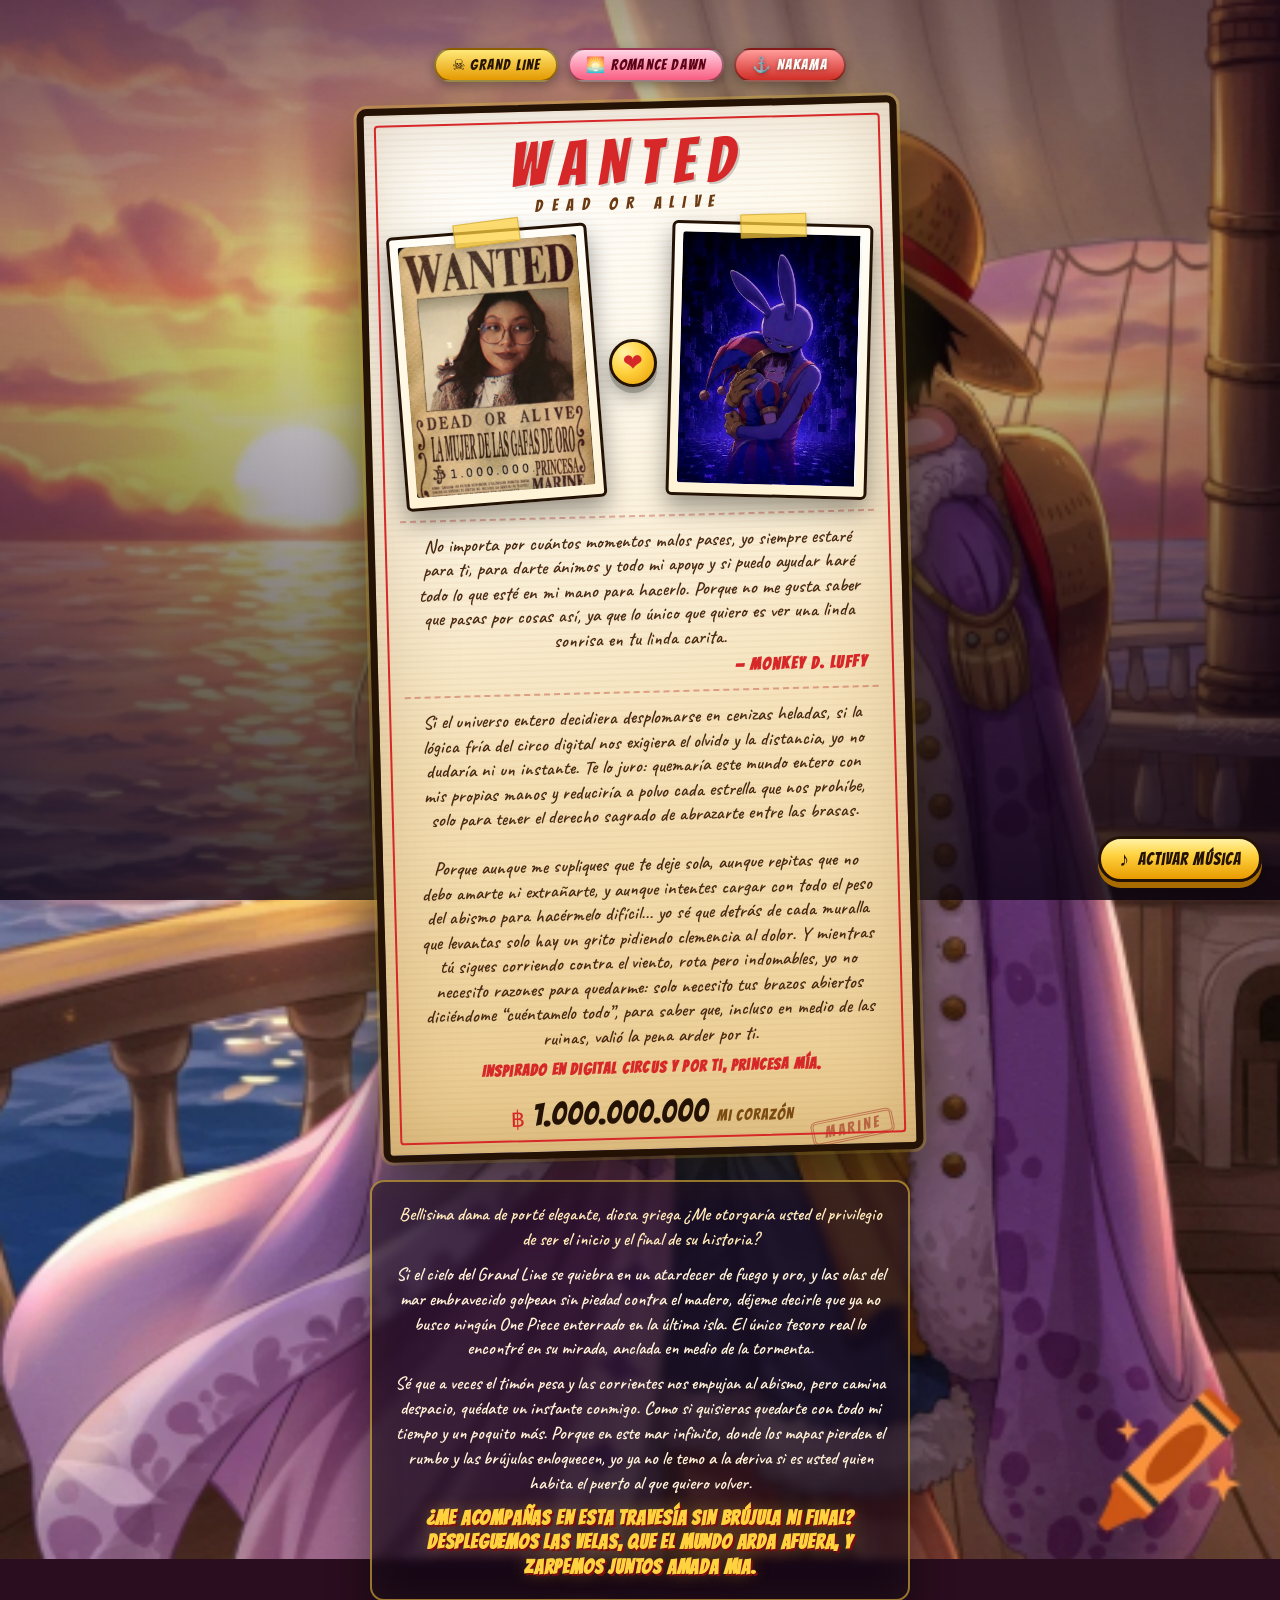
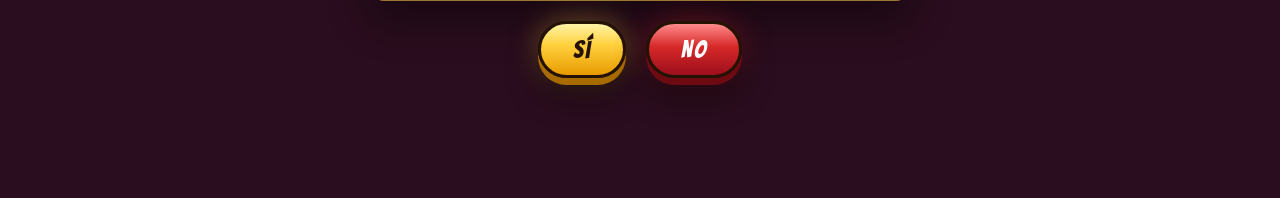
<file: index.html>
<!DOCTYPE html>
<html lang="es">
<head>
    <meta charset="UTF-8">
    <meta name="viewport" content="width=device-width, initial-scale=1.0">
    <link rel="preconnect" href="https://fonts.googleapis.com">
    <link rel="preconnect" href="https://fonts.gstatic.com" crossorigin>
    <link href="https://fonts.googleapis.com/css2?family=Bangers&family=Caveat:wght@600;700&family=Nunito:wght@400;700;900&display=swap" rel="stylesheet">
    <link rel="stylesheet" href="style.css">
    <title>¿Te gustaría zarpar conmigo? | One Piece</title>
</head>
<body>
    <main class="container">
        <div class="badges">
            <span class="badge badge-pirate">☠ GRAND LINE</span>
            <span class="badge badge-romance">🌅 ROMANCE DAWN</span>
            <span class="badge badge-nakama">⚓ NAKAMA</span>
        </div>

        <div class="wanted">
            <span class="wanted-label">WANTED</span>
            <span class="wanted-sub">DEAD OR ALIVE</span>

            <div class="crew">
                <figure class="photo photo-left">
                    <img src="bella.png" alt="Bella">
                </figure>

                <div class="heart-badge" aria-hidden="true">❤</div>

                <figure class="photo photo-right">
                    <img src="jaxponmi.png" alt="Jax y Pomni">
                </figure>
            </div>

            <p class="love-note">No importa por cuántos momentos malos pases, yo siempre estaré para ti, para darte ánimos y todo mi apoyo y si puedo ayudar haré todo lo que esté en mi mano para hacerlo. Porque no me gusta saber que pasas por cosas así, ya que lo único que quiero es ver una linda sonrisa en tu linda carita.<span class="signature">— Monkey D. Luffy</span></p>

            <p class="love-note love-note-second">Si el universo entero decidiera desplomarse en cenizas heladas, si la lógica fría del circo digital nos exigiera el olvido y la distancia, yo no dudaría ni un instante. Te lo juro: quemaría este mundo entero con mis propias manos y reduciría a polvo cada estrella que nos prohíbe, solo para tener el derecho sagrado de abrazarte entre las brasas.<br><br>Porque aunque me supliques que te deje sola, aunque repitas que no debo amarte ni extrañarte, y aunque intentes cargar con todo el peso del abismo para hacérmelo difícil... yo sé que detrás de cada muralla que levantas solo hay un grito pidiendo clemencia al dolor. Y mientras tú sigues corriendo contra el viento, rota pero indomables, yo no necesito razones para quedarme: solo necesito tus brazos abiertos diciéndome “cuéntamelo todo”, para saber que, incluso en medio de las ruinas, valió la pena arder por ti.<span class="credit">Inspirado en Digital Circus y por ti, princesa mía.</span></p>

            <div class="reward">
                <span class="reward-coin">฿</span>
                <span class="reward-value">1.000.000.000</span>
                <span class="reward-note">mi corazón</span>
            </div>

            <span class="stamp" aria-hidden="true">MARINE</span>
        </div>

        <div class="proposal">
            <p class="proposal-lead">Bellisima dama de porté elegante, diosa griega ¿Me otorgaría usted el privilegio de ser el inicio y el final de su historia?</p>

            <p>Si el cielo del Grand Line se quiebra en un atardecer de fuego y oro, y las olas del mar embravecido golpean sin piedad contra el madero, déjeme decirle que ya no busco ningún One Piece enterrado en la última isla. El único tesoro real lo encontré en su mirada, anclada en medio de la tormenta.</p>

            <p>Sé que a veces el timón pesa y las corrientes nos empujan al abismo, pero camina despacio, quédate un instante conmigo. Como si quisieras quedarte con todo mi tiempo y un poquito más. Porque en este mar infinito, donde los mapas pierden el rumbo y las brújulas enloquecen, yo ya no le temo a la deriva si es usted quien habita el puerto al que quiero volver.</p>

            <p class="proposal-question">¿Me acompañas en esta travesía sin brújula ni final? Despleguemos las velas, que el mundo arda afuera, y zarpemos juntos amada mia.</p>
        </div>

        <div class="btn">
            <a href="si.html">Sí</a>
            <a href="no1.html">No</a>
        </div>
    </main>

    <!-- Música de fondo: coloca tu canción en esta carpeta con el nombre musica.mp3 -->
    <audio id="bg-music" src="musica.mp3" loop preload="auto" autoplay></audio>
    <button class="music-btn" id="music-toggle" type="button" aria-label="Reproducir música de fondo">
        <span class="note" aria-hidden="true">♪</span>
        <span class="label">Música</span>
    </button>

    <script src="script.js"></script>
</body>
</html>
</file>
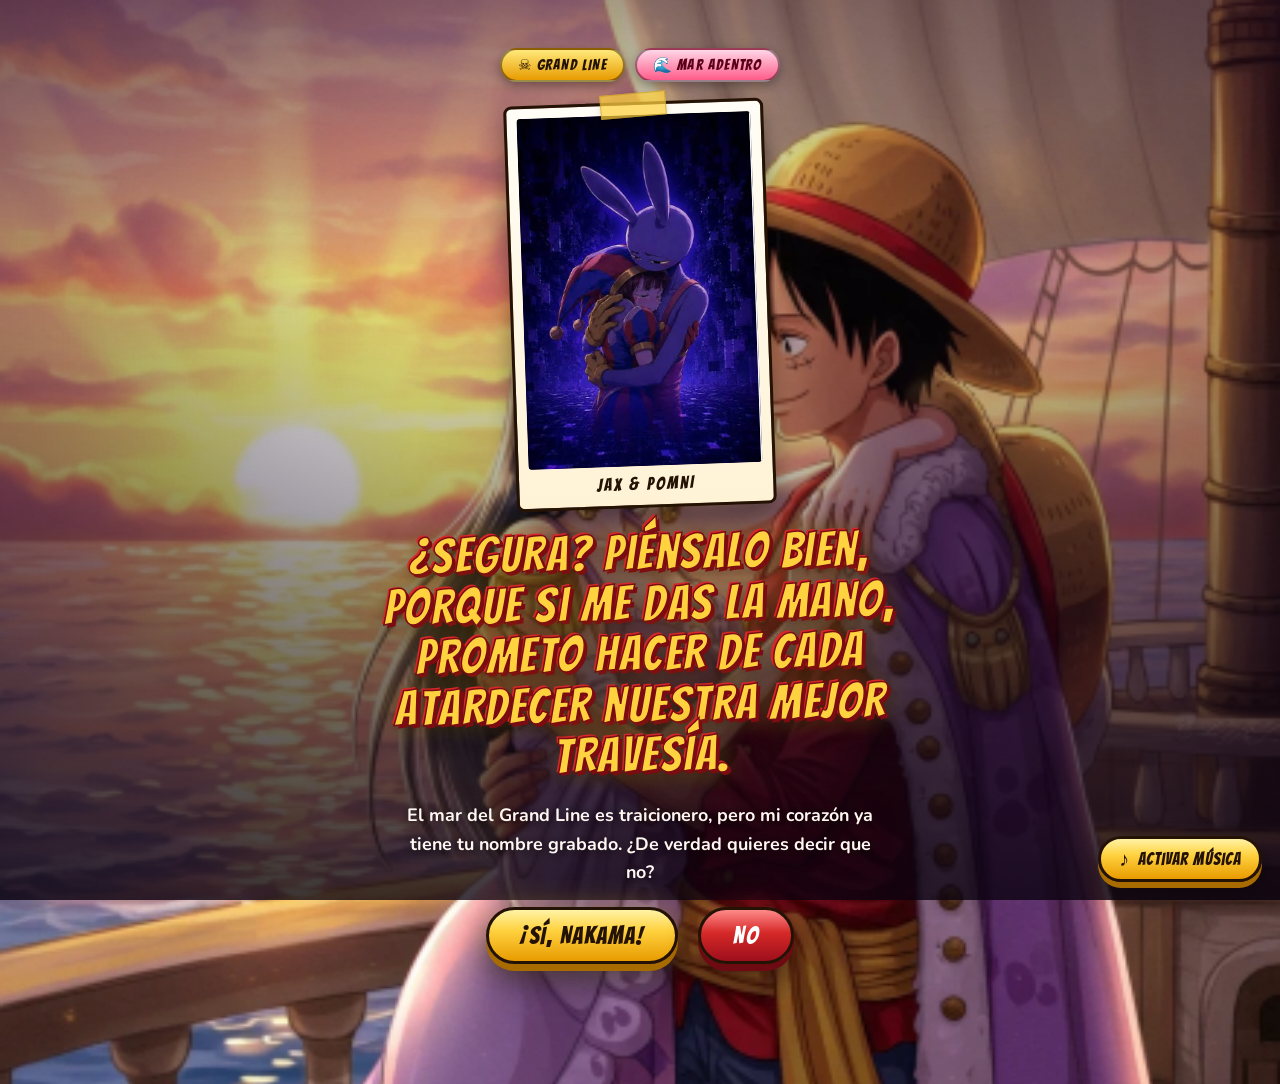
<file: no1.html>
<!DOCTYPE html>
<html lang="es">
<head>
    <meta charset="UTF-8">
    <meta name="viewport" content="width=device-width, initial-scale=1.0">
    <link rel="preconnect" href="https://fonts.googleapis.com">
    <link rel="preconnect" href="https://fonts.gstatic.com" crossorigin>
    <link href="https://fonts.googleapis.com/css2?family=Bangers&family=Nunito:wght@400;700;900&display=swap" rel="stylesheet">
    <link rel="stylesheet" href="style.css">
    <title>¿Piénsalo bien? | One Piece</title>
</head>
<body>
    <main class="container">
        <div class="badges">
            <span class="badge badge-pirate">☠ GRAND LINE</span>
            <span class="badge badge-romance">🌊 MAR ADENTRO</span>
        </div>

        <figure class="gif-frame">
            <img src="jaxponmi.png" alt="Jax y Pomni abrazándose">
            <figcaption>JAX &amp; POMNI</figcaption>
        </figure>

        <h1>¿Segura? Piénsalo bien, porque si me das la mano, prometo hacer de cada atardecer nuestra mejor travesía.</h1>
        <p>El mar del Grand Line es traicionero, pero mi corazón ya tiene tu nombre grabado. ¿De verdad quieres decir que no?</p>

        <div class="btn">
            <a href="si.html">¡SÍ, NAKAMA!</a>
            <a href="no2.html">NO</a>
        </div>
    </main>

    <!-- Música de fondo: coloca tu canción en esta carpeta con el nombre musica.mp3 -->
    <audio id="bg-music" src="musica.mp3" loop preload="auto" autoplay></audio>
    <button class="music-btn" id="music-toggle" type="button" aria-label="Reproducir música de fondo">
        <span class="note" aria-hidden="true">♪</span>
        <span class="label">Música</span>
    </button>

    <script src="script.js"></script>
</body>
</html>
</file>
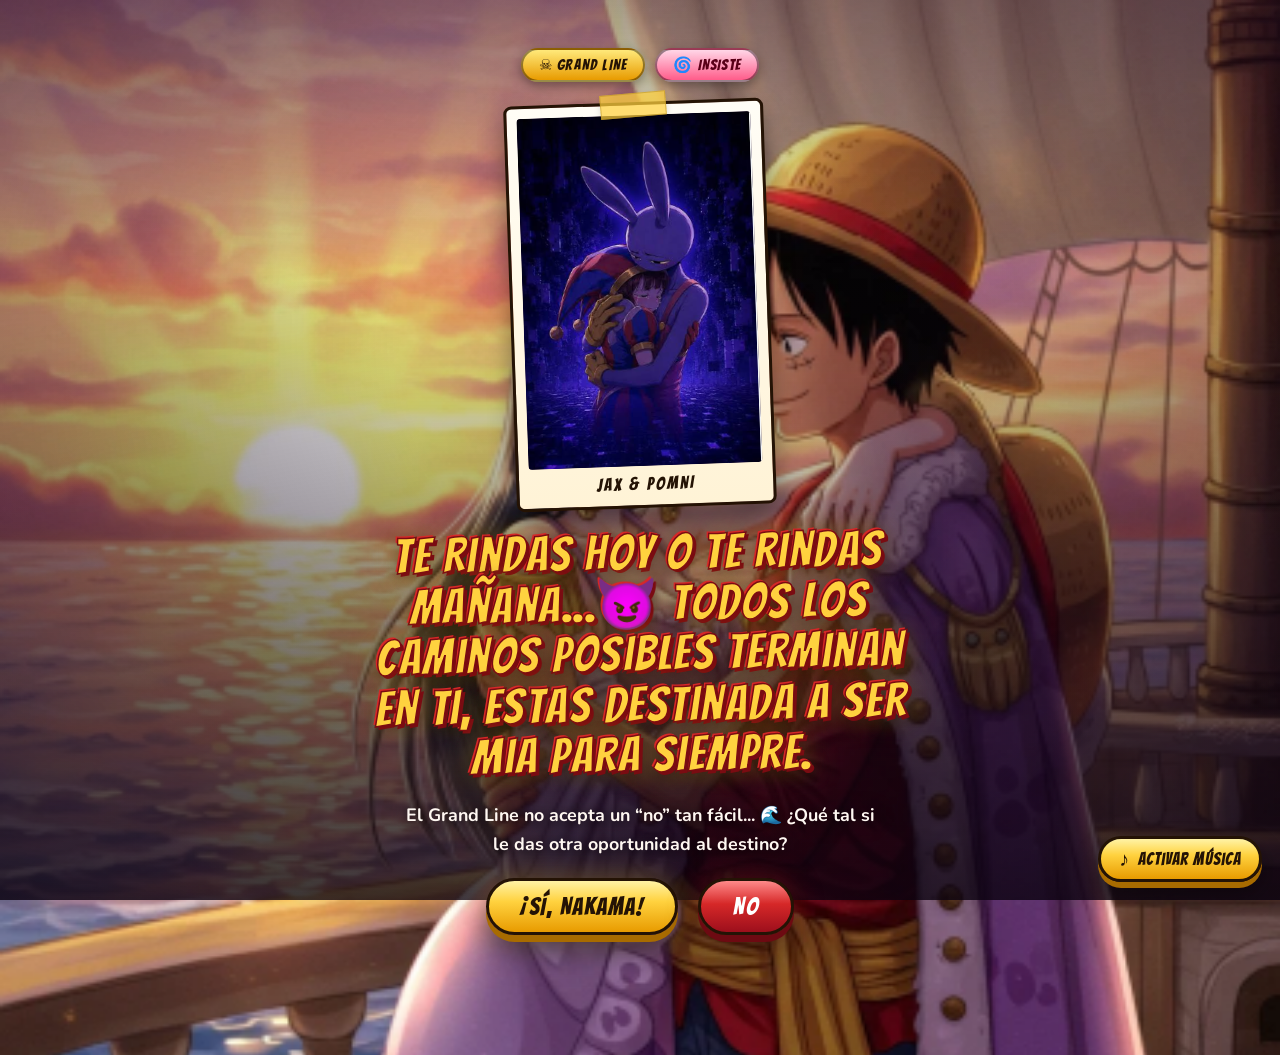
<file: no2.html>
<!DOCTYPE html>
<html lang="es">
<head>
    <meta charset="UTF-8">
    <meta name="viewport" content="width=device-width, initial-scale=1.0">
    <link rel="preconnect" href="https://fonts.googleapis.com">
    <link rel="preconnect" href="https://fonts.gstatic.com" crossorigin>
    <link href="https://fonts.googleapis.com/css2?family=Bangers&family=Nunito:wght@400;700;900&display=swap" rel="stylesheet">
    <link rel="stylesheet" href="style.css">
    <title>El mar insiste | One Piece</title>
</head>
<body>
    <main class="container">
        <div class="badges">
            <span class="badge badge-pirate">☠ GRAND LINE</span>
            <span class="badge badge-romance">🌀 INSISTE</span>
        </div>

        <figure class="gif-frame">
            <img src="jaxponmi.png" alt="Jax y Pomni abrazándose">
            <figcaption>JAX &amp; POMNI</figcaption>
        </figure>

        <h1>Te rindas hoy o te rindas mañana...😈 todos los caminos posibles terminan en ti, estas destinada a ser mia para siempre.</h1>
        <p>El Grand Line no acepta un “no” tan fácil... 🌊 ¿Qué tal si le das otra oportunidad al destino?</p>

        <div class="btn">
            <a href="si.html">¡SÍ, NAKAMA!</a>
            <a href="#" id="btn-random">NO</a>
        </div>
    </main>

    <!-- Música de fondo: coloca tu canción en esta carpeta con el nombre musica.mp3 -->
    <audio id="bg-music" src="musica.mp3" loop preload="auto" autoplay></audio>
    <button class="music-btn" id="music-toggle" type="button" aria-label="Reproducir música de fondo">
        <span class="note" aria-hidden="true">♪</span>
        <span class="label">Música</span>
    </button>

    <script src="script.js"></script>
</body>
</html>
</file>
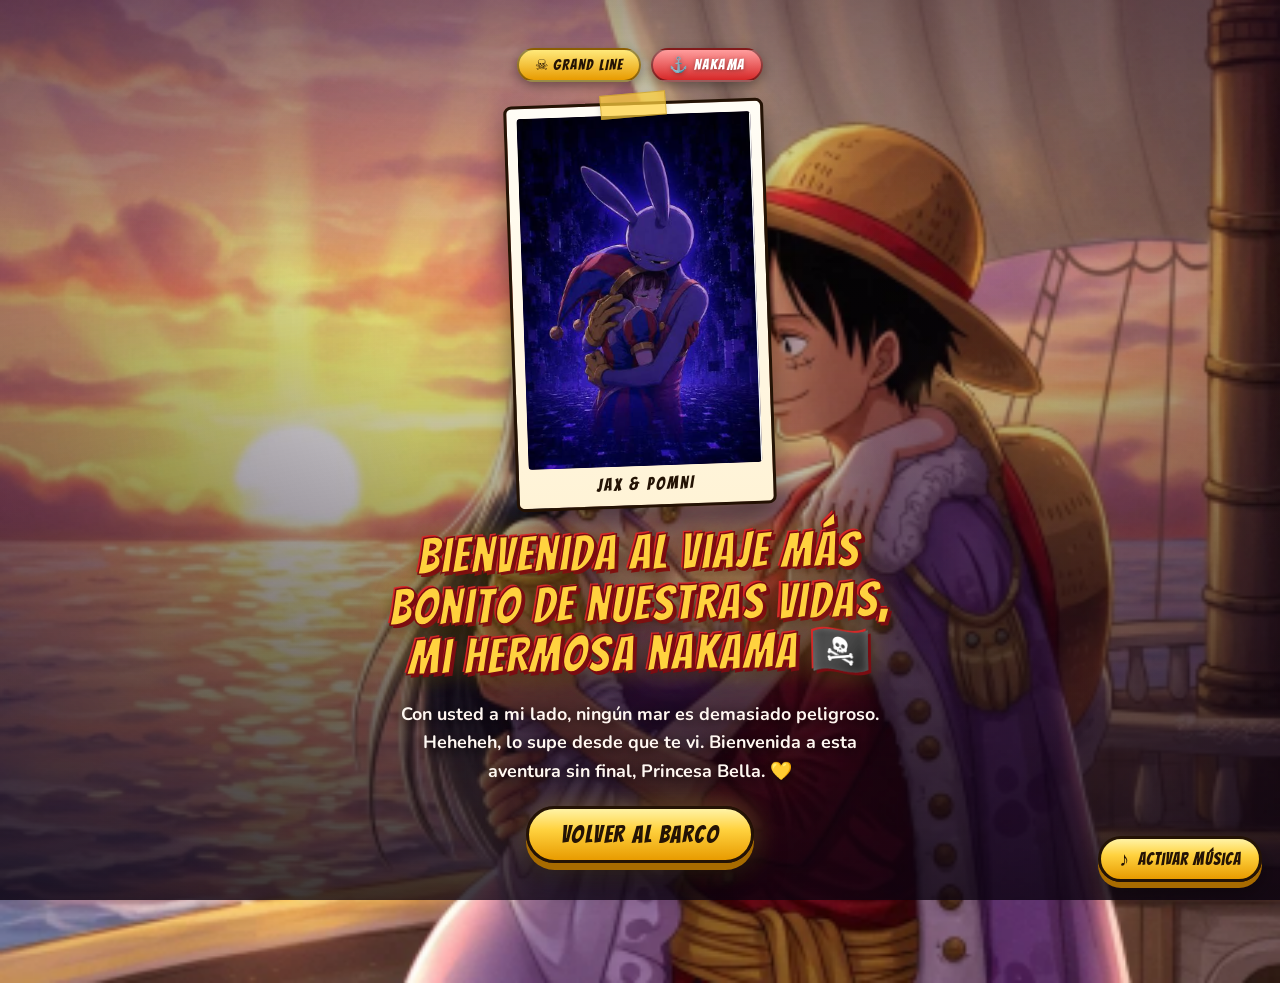
<file: si.html>
<!DOCTYPE html>
<html lang="es">
<head>
    <meta charset="UTF-8">
    <meta name="viewport" content="width=device-width, initial-scale=1.0">
    <link rel="preconnect" href="https://fonts.googleapis.com">
    <link rel="preconnect" href="https://fonts.gstatic.com" crossorigin>
    <link href="https://fonts.googleapis.com/css2?family=Bangers&family=Nunito:wght@400;700;900&display=swap" rel="stylesheet">
    <link rel="stylesheet" href="style.css">
    <title>¡Dijiste que sí! | One Piece</title>
</head>
<body>
    <main class="container">
        <div class="badges">
            <span class="badge badge-pirate">☠ GRAND LINE</span>
            <span class="badge badge-nakama">⚓ NAKAMA</span>
        </div>

        <figure class="gif-frame">
            <img src="jaxponmi.png" alt="Jax y Pomni abrazándose">
            <figcaption>JAX &amp; POMNI</figcaption>
        </figure>

        <h1> Bienvenida al viaje más bonito de nuestras vidas, mi hermosa nakama 🏴‍☠️</h1>
        <p>Con usted a mi lado, ningún mar es demasiado peligroso. Heheheh, lo supe desde que te vi. Bienvenida a esta aventura sin final, Princesa Bella. 💛</p>

        <div class="btn">
            <a href="index.html">Volver al barco</a>
        </div>
    </main>

    <!-- Música de fondo: coloca tu canción en esta carpeta con el nombre musica.mp3 -->
    <audio id="bg-music" src="musica.mp3" loop preload="auto" autoplay></audio>
    <button class="music-btn" id="music-toggle" type="button" aria-label="Reproducir música de fondo">
        <span class="note" aria-hidden="true">♪</span>
        <span class="label">Música</span>
    </button>

    <script src="script.js"></script>
</body>
</html>
</file>
<file: style.css>
* {
    margin: 0;
    padding: 0;
    box-sizing: border-box;
}

:root {
    --pirate-red: #d62828;
    --pirate-dark: #7a0c12;
    --gold: #ffd23f;
    --gold-deep: #e89b00;
    --ink: #241305;
    --paper: #fff6df;
    --cream: #f1faee;
}

html,
body {
    min-height: 100%;
}

body {
    position: relative;
    min-height: 100vh;
    display: flex;
    justify-content: center;
    align-items: center;
    font-family: 'Nunito', sans-serif;
    padding: 48px 0 120px;
    overflow-x: hidden;
    background-color: #2a0d1e;
    background-image: url('onepice.png');
    background-size: cover;
    background-position: center 28%;
    background-repeat: no-repeat;
    background-attachment: fixed;
}

body::before {
    content: "";
    position: fixed;
    inset: 0;
    background:
        linear-gradient(180deg, rgba(35, 10, 35, 0.35) 0%, rgba(30, 10, 30, 0.08) 30%, rgba(15, 5, 20, 0.45) 70%, rgba(10, 3, 15, 0.72) 100%),
        radial-gradient(circle at 50% 38%, transparent 28%, rgba(20, 0, 25, 0.4) 100%);
    pointer-events: none;
    z-index: 0;
}

.container {
    position: relative;
    z-index: 1;
    display: flex;
    flex-direction: column;
    align-items: center;
    text-align: center;
    gap: 20px;
    width: 100%;
    max-width: 620px;
    padding: 0 20px;
}

.badges {
    display: flex;
    flex-wrap: wrap;
    justify-content: center;
    gap: 10px;
}

.badge {
    font-family: 'Bangers', cursive;
    font-size: 0.95rem;
    letter-spacing: 1.2px;
    padding: 6px 16px;
    border-radius: 999px;
    border: 2px solid rgba(0, 0, 0, 0.4);
    box-shadow: 0 4px 12px rgba(0, 0, 0, 0.35);
    animation: bob 3.6s ease-in-out infinite;
}

.badge:nth-child(2) { animation-delay: -1.2s; }
.badge:nth-child(3) { animation-delay: -2.4s; }

.badge-pirate {
    background: linear-gradient(180deg, #ffe97a, var(--gold-deep));
    color: var(--ink);
}

.badge-romance {
    background: linear-gradient(180deg, #ffd6e7, #ff5c8a);
    color: #5a0018;
}

.badge-nakama {
    background: linear-gradient(180deg, #ff9d9d, var(--pirate-red));
    color: #fff;
    text-shadow: 0 1px 4px rgba(0, 0, 0, 0.35);
}

.wanted {
    position: relative;
    width: 100%;
    max-width: 540px;
    padding: 26px 26px 20px;
    border: 7px solid var(--ink);
    border-radius: 10px;
    background:
        repeating-linear-gradient(0deg, rgba(160, 110, 50, 0.05) 0 2px, transparent 2px 6px),
        radial-gradient(circle at 28% 10%, rgba(255, 255, 255, 0.85), transparent 55%),
        linear-gradient(180deg, #fff8e7, #f3ddb0 70%, #e9c98c);
    box-shadow:
        0 26px 60px rgba(0, 0, 0, 0.6),
        0 0 0 3px rgba(255, 210, 63, 0.35),
        0 0 60px rgba(255, 210, 63, 0.22),
        inset 0 0 80px rgba(120, 70, 20, 0.25);
    transform: rotate(-1.5deg);
}

.wanted::after {
    content: "";
    position: absolute;
    inset: 10px;
    border: 2px solid var(--pirate-red);
    border-radius: 4px;
    pointer-events: none;
}

.wanted-label {
    display: block;
    font-family: 'Bangers', cursive;
    font-size: clamp(2.8rem, 10vw, 3.9rem);
    line-height: 0.88;
    letter-spacing: 0.2em;
    text-align: center;
    color: var(--pirate-red);
    text-shadow: 2px 2px 0 rgba(0, 0, 0, 0.18);
    margin-bottom: 4px;
}

.wanted-sub {
    display: block;
    font-family: 'Bangers', cursive;
    font-size: clamp(0.85rem, 3vw, 1.05rem);
    letter-spacing: 0.5em;
    text-align: center;
    color: #6b3a12;
    margin-bottom: 14px;
}

.crew {
    display: grid;
    grid-template-columns: 1fr auto 1fr;
    align-items: start;
    gap: 12px;
    margin: 6px 0 14px;
}

.photo {
    position: relative;
    margin: 0;
    padding: 8px 8px 10px;
    background: linear-gradient(180deg, #fffdf6, #fff3d6);
    border: 3px solid var(--ink);
    border-radius: 6px;
    box-shadow: 0 12px 24px rgba(0, 0, 0, 0.38);
    transition: transform 0.3s ease, box-shadow 0.3s ease;
}

.photo-left { transform: rotate(-3deg); }
.photo-right { transform: rotate(3deg); }

.photo:hover {
    transform: rotate(0deg) translateY(-6px) scale(1.03);
    box-shadow: 0 18px 34px rgba(0, 0, 0, 0.48);
}

.photo::before {
    content: "";
    position: absolute;
    top: -12px;
    left: 50%;
    width: 64px;
    height: 22px;
    transform: translateX(-50%) rotate(-3deg);
    background: rgba(255, 210, 63, 0.72);
    border: 1px solid rgba(180, 140, 30, 0.5);
    box-shadow: 0 2px 6px rgba(0, 0, 0, 0.15);
    z-index: 2;
}

.photo img {
    display: block;
    width: 100%;
    aspect-ratio: 5 / 7;
    object-fit: cover;
    object-position: center top;
    border-radius: 3px;
    background: #ddd;
    filter: saturate(1.08) contrast(1.03);
}

.photo figcaption {
    margin-top: 8px;
    font-family: 'Bangers', cursive;
    font-size: clamp(0.95rem, 2.8vw, 1.2rem);
    line-height: 1.1;
    letter-spacing: 1.2px;
    color: var(--ink);
}

.heart-badge {
    display: grid;
    place-items: center;
    align-self: center;
    width: 48px;
    height: 48px;
    border-radius: 50%;
    background: radial-gradient(circle at 30% 25%, #fff2a8, var(--gold) 45%, var(--gold-deep));
    border: 3px solid var(--ink);
    color: var(--pirate-red);
    font-size: 1.5rem;
    box-shadow: 0 6px 0 rgba(0, 0, 0, 0.2), 0 10px 20px rgba(0, 0, 0, 0.35);
    animation: beat 1.1s ease-in-out infinite;
    z-index: 2;
}

.love-note {
    max-width: 100%;
    margin: 2px auto 16px;
    padding: 12px 10px 0;
    border-top: 2px dashed rgba(179, 38, 30, 0.35);
    font-family: 'Caveat', cursive;
    font-size: clamp(1rem, 3vw, 1.18rem);
    font-weight: 600;
    line-height: 1.3;
    color: #4a2a12;
    text-align: center;
    text-shadow: none;
}

.love-note .signature {
    display: block;
    margin-top: 6px;
    font-family: 'Bangers', cursive;
    font-size: 1.05rem;
    letter-spacing: 1.5px;
    color: var(--pirate-red);
    text-align: right;
}

.love-note-second {
    margin-top: -4px;
}

.love-note .credit {
    display: block;
    margin-top: 10px;
    font-family: 'Bangers', cursive;
    font-size: 1rem;
    letter-spacing: 1.2px;
    color: var(--pirate-red);
    text-align: center;
}

.proposal {
    width: 100%;
    max-width: 540px;
    margin: 4px auto 0;
    padding: 20px 22px;
    border: 2px solid rgba(255, 210, 63, 0.55);
    border-radius: 14px;
    background: linear-gradient(180deg, rgba(25, 10, 30, 0.62), rgba(15, 5, 20, 0.72));
    box-shadow: 0 18px 40px rgba(0, 0, 0, 0.45), inset 0 0 40px rgba(255, 210, 63, 0.06);
    backdrop-filter: blur(4px);
    -webkit-backdrop-filter: blur(4px);
    font-family: 'Caveat', cursive;
    font-size: clamp(1rem, 3vw, 1.15rem);
    font-weight: 600;
    line-height: 1.35;
    color: #fff1d6;
    text-align: center;
}

.proposal p {
    max-width: none;
    margin: 0 0 10px;
    font-family: inherit;
    font-size: inherit;
    font-weight: inherit;
    line-height: inherit;
    color: inherit;
    text-align: inherit;
    text-shadow: none;
}

.proposal p:last-child {
    margin-bottom: 0;
}

.proposal .proposal-lead {
    color: #ffe9b8;
}

.proposal .proposal-question {
    font-family: 'Bangers', cursive;
    font-size: clamp(1.05rem, 3.2vw, 1.28rem);
    letter-spacing: 0.8px;
    line-height: 1.2;
    color: var(--gold);
    text-shadow: 2px 2px 0 var(--pirate-dark), 0 0 18px rgba(255, 210, 63, 0.35);
}

.reward {
    display: flex;
    flex-wrap: wrap;
    align-items: baseline;
    justify-content: center;
    gap: 8px;
    font-family: 'Bangers', cursive;
    color: var(--ink);
}

.reward-coin {
    font-size: 1.4rem;
    color: var(--pirate-red);
}

.reward-value {
    font-size: clamp(1.5rem, 4.4vw, 2rem);
    letter-spacing: 1px;
}

.reward-note {
    font-size: 1rem;
    letter-spacing: 1px;
    text-transform: uppercase;
    color: #7a4a12;
}

.stamp {
    position: absolute;
    right: 22px;
    bottom: 4px;
    font-family: 'Bangers', cursive;
    font-size: 1rem;
    letter-spacing: 3px;
    color: rgba(179, 38, 30, 0.55);
    border: 3px double rgba(179, 38, 30, 0.45);
    border-radius: 6px;
    padding: 1px 10px;
    transform: rotate(-10deg);
    pointer-events: none;
    mix-blend-mode: multiply;
}

h1 {
    max-width: 540px;
    font-family: 'Bangers', cursive;
    font-weight: 400;
    font-size: clamp(2rem, 7vw, 3.1rem);
    line-height: 1.02;
    letter-spacing: 1.5px;
    text-align: center;
    color: var(--gold);
    text-shadow:
        3px 3px 0 var(--pirate-dark),
        -2px -2px 0 var(--pirate-red),
        0 4px 18px rgba(0, 0, 0, 0.65),
        0 0 28px rgba(255, 210, 63, 0.55);
    -webkit-text-stroke: 1.5px var(--pirate-dark);
    transform: rotate(-1deg);
}

p {
    max-width: 480px;
    font-size: clamp(1rem, 2.6vw, 1.12rem);
    font-weight: 700;
    line-height: 1.6;
    text-align: center;
    color: #fff8f2;
    text-shadow: 0 2px 12px rgba(0, 0, 0, 0.8), 0 0 30px rgba(255, 94, 58, 0.35);
}

.btn {
    display: flex;
    flex-wrap: wrap;
    align-items: center;
    justify-content: center;
    gap: 20px;
}

.btn a {
    position: relative;
    overflow: hidden;
    font-family: 'Bangers', cursive;
    font-weight: 400;
    font-size: clamp(1.2rem, 3.6vw, 1.5rem);
    letter-spacing: 1.5px;
    text-decoration: none;
    padding: 13px 32px;
    border: 3px solid var(--ink);
    border-radius: 999px;
    transition: transform 0.15s ease, box-shadow 0.15s ease, filter 0.2s ease;
}

.btn a::after {
    content: "";
    position: absolute;
    top: -60%;
    left: -70%;
    width: 45%;
    height: 220%;
    background: linear-gradient(90deg, transparent, rgba(255, 255, 255, 0.55), transparent);
    transform: rotate(22deg);
    animation: shine 3.4s ease-in-out infinite;
}

.btn a:first-child {
    color: var(--ink);
    background: linear-gradient(180deg, #fff3a6, var(--gold) 40%, var(--gold-deep));
    box-shadow: 0 7px 0 #a86b00, 0 16px 30px rgba(0, 0, 0, 0.5), 0 0 30px rgba(255, 210, 63, 0.35);
}

.btn a:last-child {
    color: #fff;
    background: linear-gradient(180deg, #ff8a8a, var(--pirate-red) 45%, #9d0f1c);
    box-shadow: 0 7px 0 #6d0a12, 0 16px 30px rgba(0, 0, 0, 0.5), 0 0 30px rgba(214, 40, 40, 0.35);
    animation-delay: -1.7s;
}

.btn a:only-child {
    color: var(--ink);
    background: linear-gradient(180deg, #fff3a6, var(--gold) 40%, var(--gold-deep));
    box-shadow: 0 7px 0 #a86b00, 0 16px 30px rgba(0, 0, 0, 0.5), 0 0 30px rgba(255, 210, 63, 0.35);
}

.btn a:hover {
    transform: translateY(-4px);
    filter: brightness(1.07);
}

.btn a:active {
    transform: translateY(3px);
    box-shadow: 0 2px 0 #7a5900, 0 6px 14px rgba(0, 0, 0, 0.4);
}

.gif-frame {
    position: relative;
    width: 100%;
    max-width: 260px;
    padding: 10px 10px 12px;
    background: linear-gradient(180deg, #fffdf6, #fff3d6);
    border: 3px solid var(--ink);
    border-radius: 8px;
    box-shadow: 0 12px 24px rgba(0, 0, 0, 0.38);
    transform: rotate(-2deg);
    transition: transform 0.3s ease, box-shadow 0.3s ease;
}

.gif-frame:hover {
    transform: rotate(0deg) translateY(-4px);
    box-shadow: 0 18px 34px rgba(0, 0, 0, 0.48);
}

.gif-frame::before {
    content: "";
    position: absolute;
    top: -12px;
    left: 50%;
    width: 64px;
    height: 22px;
    transform: translateX(-50%) rotate(-3deg);
    background: rgba(255, 210, 63, 0.72);
    border: 1px solid rgba(180, 140, 30, 0.5);
    box-shadow: 0 2px 6px rgba(0, 0, 0, 0.15);
    z-index: 2;
}

.gif-frame img {
    display: block;
    width: 100%;
    aspect-ratio: 2 / 3;
    object-fit: cover;
    object-position: center top;
    border-radius: 4px;
    background: #1a0525;
}

.gif-frame figcaption {
    margin-top: 8px;
    font-family: 'Bangers', cursive;
    font-size: 1.1rem;
    letter-spacing: 2px;
    color: var(--ink);
}

.music-btn {
    position: fixed;
    right: 18px;
    bottom: 18px;
    z-index: 30;
    display: flex;
    align-items: center;
    gap: 8px;
    padding: 10px 18px;
    border: 3px solid var(--ink);
    border-radius: 999px;
    background: linear-gradient(180deg, #fff3a6, var(--gold) 40%, var(--gold-deep));
    color: var(--ink);
    font-family: 'Bangers', cursive;
    font-size: 1.05rem;
    letter-spacing: 1px;
    cursor: pointer;
    box-shadow: 0 6px 0 #a86b00, 0 12px 24px rgba(0, 0, 0, 0.4);
    transition: transform 0.15s ease, filter 0.2s ease, box-shadow 0.2s ease, background 0.2s ease;
    animation: musicPulse 2.2s ease-in-out infinite;
}

.music-btn:hover {
    transform: translateY(-3px);
    filter: brightness(1.05);
}

.music-btn:active {
    transform: translateY(2px);
}

.music-btn .note {
    font-size: 1.25rem;
    line-height: 1;
}

.music-btn.playing {
    background: linear-gradient(180deg, #ff9d9d, var(--pirate-red) 55%, #9d0f1c);
    color: #fff;
    box-shadow: 0 6px 0 #6d0a12, 0 12px 24px rgba(0, 0, 0, 0.45);
    animation: none;
}

.music-btn.playing .note {
    animation: noteBounce 1s ease-in-out infinite;
}

@keyframes beat {
    0%, 100% { transform: scale(1); }
    50% { transform: scale(1.16); }
}

@keyframes bob {
    0%, 100% { transform: translateY(0); }
    50% { transform: translateY(-4px); }
}

@keyframes shine {
    0% { left: -70%; }
    60%, 100% { left: 130%; }
}

@keyframes musicPulse {
    0%, 100% { box-shadow: 0 6px 0 #a86b00, 0 12px 24px rgba(0, 0, 0, 0.4), 0 0 0 0 rgba(255, 210, 63, 0.5); }
    50% { box-shadow: 0 6px 0 #a86b00, 0 12px 24px rgba(0, 0, 0, 0.4), 0 0 0 12px rgba(255, 210, 63, 0); }
}

@keyframes noteBounce {
    0%, 100% { transform: translateY(0) rotate(-6deg); }
    50% { transform: translateY(-4px) rotate(6deg); }
}

@media (max-width: 520px) {
    body {
        padding: 28px 0 110px;
        background-attachment: scroll;
        background-position: center 24%;
    }

    .container {
        padding: 0 14px;
    }

    .wanted {
        padding: 20px 16px 16px;
    }

    .crew {
        gap: 8px;
    }

    .heart-badge {
        width: 38px;
        height: 38px;
        font-size: 1.15rem;
    }

    .stamp {
        display: none;
    }

    .gif-frame {
        max-width: 230px;
    }

    .btn a {
        padding: 12px 26px;
    }

    .music-btn {
        right: 14px;
        bottom: 14px;
        padding: 9px 15px;
        font-size: 0.95rem;
    }
}

@media (max-width: 360px) {
    .heart-badge {
        width: 32px;
        height: 32px;
        font-size: 0.95rem;
        border-width: 2px;
    }

    .photo {
        padding: 6px 6px 8px;
    }
}

@media (prefers-reduced-motion: reduce) {
    *,
    *::before,
    *::after {
        animation: none !important;
        transition: none !important;
    }
}
</file>
